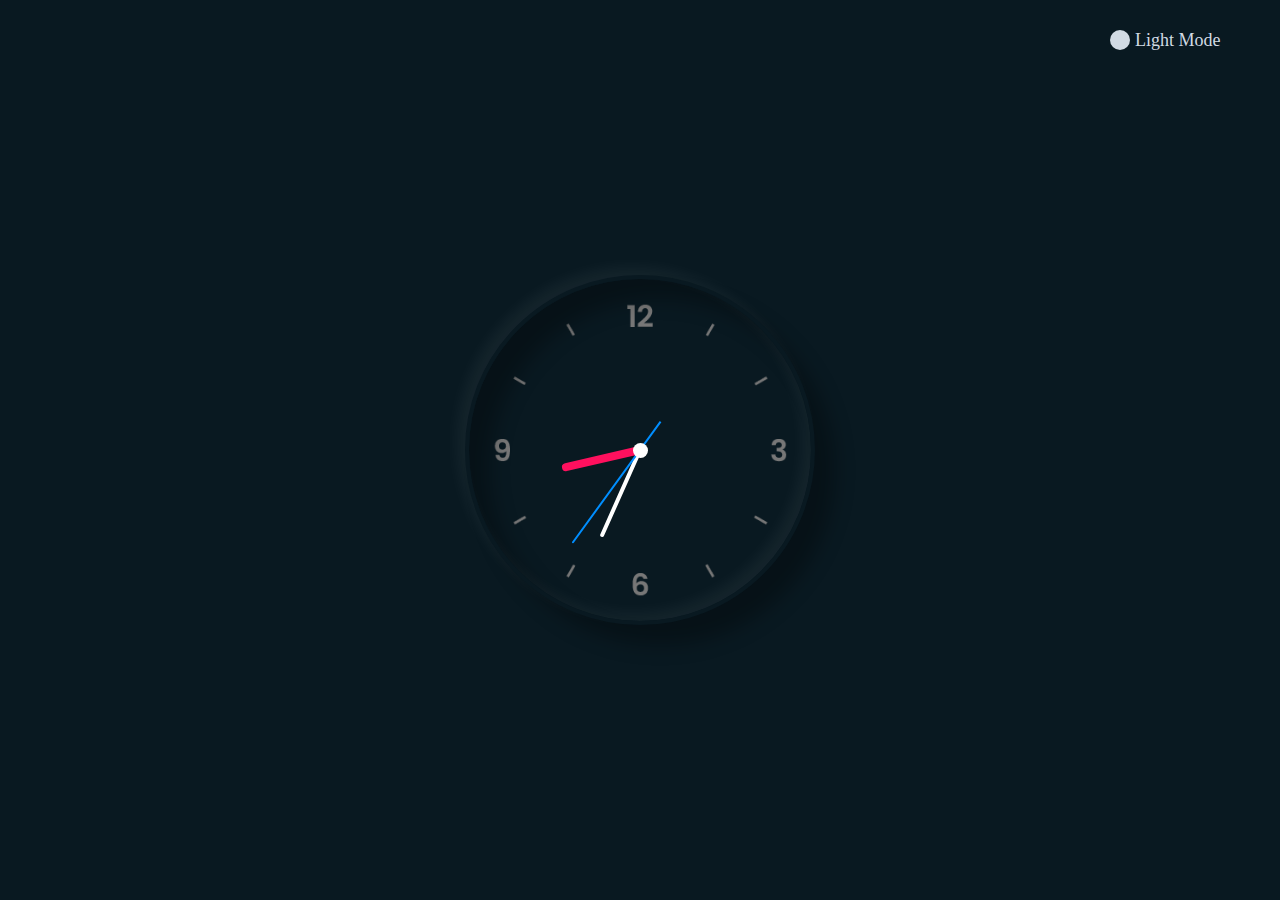
<file: clock/index.html>
<!DOCTYPE html>
<html lang="en">
<head>
    <meta charset="UTF-8">
    <meta http-equiv="X-UA-Compatible" content="IE=edge">
    <meta name="viewport" content="width=device-width, initial-scale=1.0">
    <title>Aesthetic Clock</title>
    <link rel="shortcut icon" href="../another1/favicon1.ico" type="image/x-icon">
    <link rel="stylesheet" href="style.css">
</head>
<body>
    <div class="clock">
        <div class="hour">
            <div class="hr" id="hr"></div>
        </div>
        <div class="min">
            <div class="mn" id="mn"></div>
        </div>
        <div class="sec">
            <div class="sc" id="sc"></div>
        </div>
    </div>
    <div class="toggleClass" onclick="toggleClass()"></div>
    </div>
    <script type="text/javascript">
        function toggleClass(){
            const body = document.querySelector('body');
            body.classList.toggle('light');
        }


        const deg = 6;
        const hr = document.querySelector("#hr");
        const mn = document.querySelector("#mn");
        const sc = document.querySelector("#sc");
        setInterval(() => {
            let day = new Date();
            let hh = day.getHours() * 30;
            let mm = day.getMinutes() * deg;
            let ss = day.getSeconds() * deg;
            hr.style.transform = `rotateZ(${(hh)+(mm/12)}deg)`;
            mn.style.transform = `rotateZ(${mm}deg)`;
            sc.style.transform = `rotateZ(${ss}deg`;
        })  
    </script>
</body>
</html>
</file>
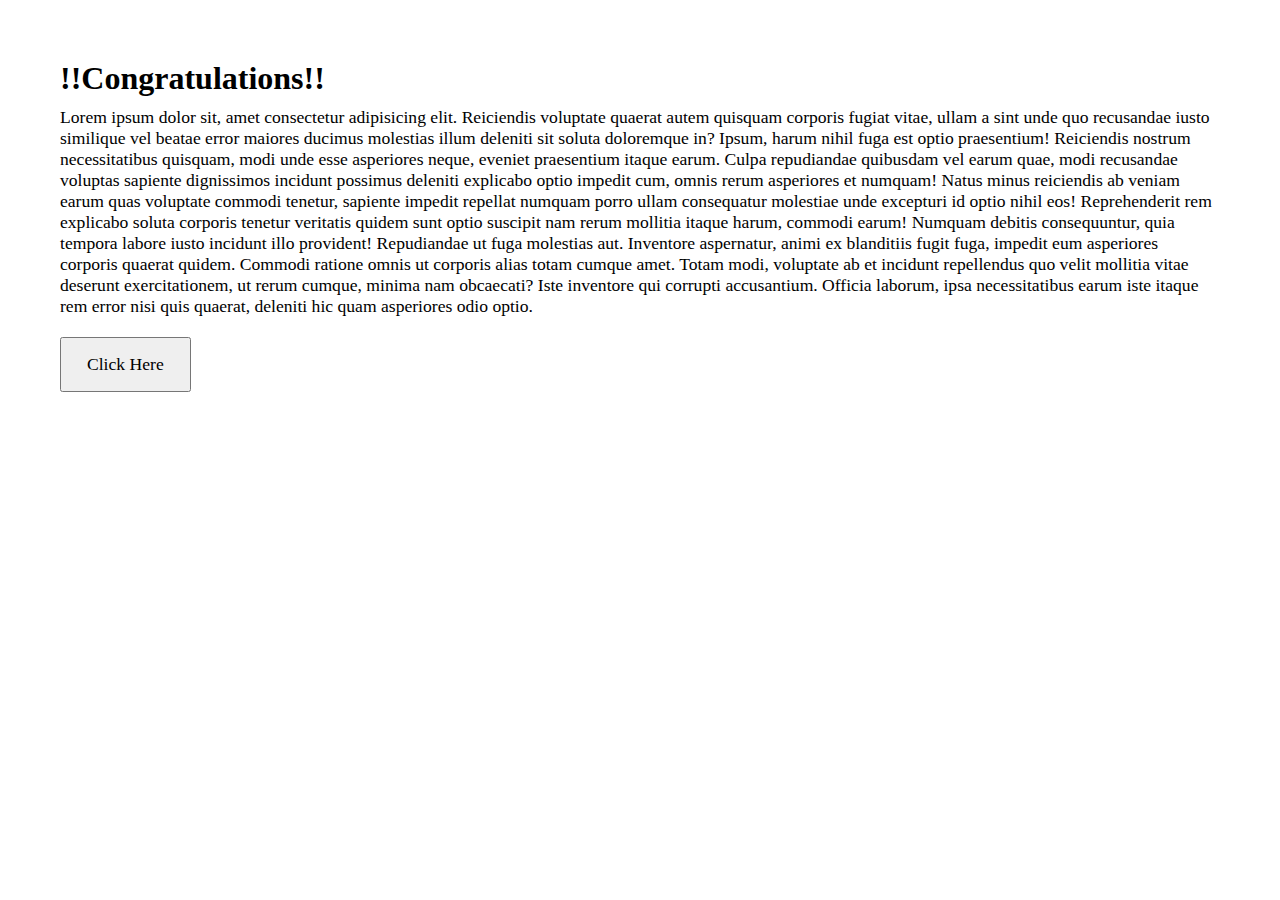
<file: confetti/index.html>
<!DOCTYPE html>
<html lang="en">

<head>
    <meta charset="UTF-8">
    <meta http-equiv="X-UA-Compatible" content="IE=edge">
    <meta name="viewport" content="width=device-width, initial-scale=1.0">
    <title>Confetti Falling</title>
    <link rel="stylesheet" href="style.css">
    <link rel="shortcut icon" href="../another1/favicon1.ico" type="image/x-icon">
</head>

<body>
    <section>
        <h2>!!Congratulations!!</h2>
        <p>Lorem ipsum dolor sit, amet consectetur adipisicing elit. Reiciendis voluptate quaerat autem quisquam
            corporis fugiat vitae, ullam a sint unde quo recusandae iusto similique vel beatae error maiores ducimus
            molestias illum deleniti sit soluta doloremque in? Ipsum, harum nihil fuga est optio praesentium! Reiciendis
            nostrum necessitatibus quisquam, modi unde esse asperiores neque, eveniet praesentium itaque earum. Culpa
            repudiandae quibusdam vel earum quae, modi recusandae voluptas sapiente dignissimos incidunt possimus
            deleniti explicabo optio impedit cum, omnis rerum asperiores et numquam! Natus minus reiciendis ab veniam
            earum quas voluptate commodi tenetur, sapiente impedit repellat numquam porro ullam consequatur molestiae
            unde excepturi id optio nihil eos! Reprehenderit rem explicabo soluta corporis tenetur veritatis quidem sunt
            optio suscipit nam rerum mollitia itaque harum, commodi earum! Numquam debitis consequuntur, quia tempora
            labore iusto incidunt illo provident! Repudiandae ut fuga molestias aut. Inventore aspernatur, animi ex
            blanditiis fugit fuga, impedit eum asperiores corporis quaerat quidem. Commodi ratione omnis ut corporis
            alias totam cumque amet. Totam modi, voluptate ab et incidunt repellendus quo velit mollitia vitae deserunt
            exercitationem, ut rerum cumque, minima nam obcaecati? Iste inventore qui corrupti accusantium. Officia
            laborum, ipsa necessitatibus earum iste itaque rem error nisi quis quaerat, deleniti hic quam asperiores
            odio optio.</p>
        <button class="btn">Click Here</button>
        <div class="popup">
            <h2>Oh Boy! you did it..</h2>
            <b class="close">x</b>
        </div>
    </section>

    <canvas id="my-canvas"></canvas>


    <script src="index.min.js"></script>
    <script>
        let btn = document.querySelector('.btn');
        let popup = document.querySelector('.popup');
        let close = document.querySelector('.close');
        let confett = document.querySelector('#my-canvas');
        //we can't name it confetti due to some obvious reasons
        btn.onclick = function () {
            popup.classList.add('active');
            confett.classList.add('active');
        }
        close.onclick = function () {
            popup.classList.remove('active');
            confett.classList.remove('active');
        }

        var confettiElement = document.getElementById('my-canvas');
        var confettiSettings = { target: confettiElement };
        var confetti = new ConfettiGenerator(confettiSettings);
        confetti.render();

    </script>
</body>

</html>
</file>
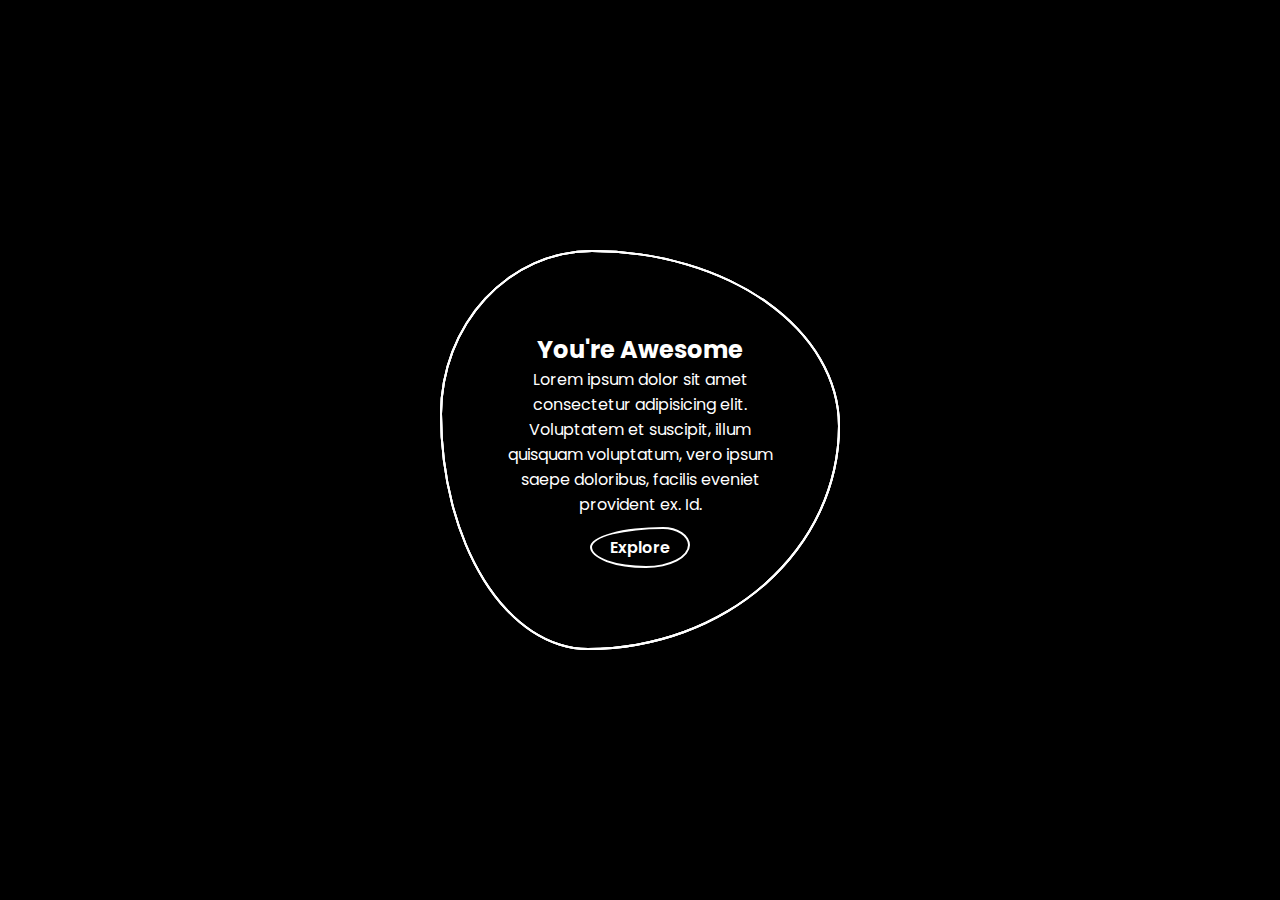
<file: creative_div_box/index.html>
<!DOCTYPE html>
<html lang="en">

<head>
    <meta charset="UTF-8">
    <meta http-equiv="X-UA-Compatible" content="IE=edge">
    <meta name="viewport" content="width=device-width, initial-scale=1.0">
    <title>Creatice Div Box</title>
    <!-- <link rel="stylesheet" href="{{url_for('.static', filename='styles.css')}}"> -->
    <link rel="shortcut icon" href="../another1/favicon1.ico" type="image/x-icon">
</head>
<style>
    @import url('https://fonts.googleapis.com/css?family=Poppins:200,300,400,500,600,700,800,900&display=swap');

    * {
        margin: 0;
        padding: 0;
        box-sizing: border-box;
        font-family: 'Poppins', sans-serif;
    }
    body
    {
        display: flex;
        justify-content: center;
        align-items: center;
        min-height: 100vh;
        background: #000;
    }
    .square
    {
        position: relative;
        width: 400px;
        height: 400px;
        display: flex;
        justify-content: center;
        align-items: center;
    }
    .square span:nth-child(1)
    {
        position: absolute;
        left: 0;
        top: 0;
        width: 100%;
        height: 100%;
        border: 2px solid #fff;
        border-radius: 38% 62% 63% 37% / 41% 44% 56% 59%;
        transition: 0.5s;
        animation: animate 6s linear infinite;
    }
    .square:hover span:nth-child(1)
    {
        background: rgba(0, 0, 255, 0.8);
        border: none;
    }
    .square span:nth-child(2)
    {
        position: absolute;
        left: 0;
        top: 0;
        width: 100%;
        height: 100%;
        border: 2px solid #fff;
        border-radius: 38% 62% 63% 37% / 41% 44% 56% 59%;
        transition: 0.5s;
        animation: animate 4s linear infinite;
    }
    .square:hover span:nth-child(2)
    {
        background: rgba(0, 0, 255, 0.8);
        border: none;
    }
    .square span:nth-child(3)
    {
        position: absolute;
        left: 0;
        top: 0;
        width: 100%;
        height: 100%;
        border: 2px solid #fff;
        border-radius: 38% 62% 63% 37% / 41% 44% 56% 59%;
        transition: 0.5s;
        animation: animate2 10s linear infinite;
    }
    .square:hover span:nth-child(3)
    {
        background: rgba(0, 0, 255, 0.8);
        border: none;
    }
    @keyframes animate
    {
        0%{
            transform: rotate(0deg);
        }
        100%{
            transform: rotate(360deg);
        }
    }
    @keyframes animate2
    {
        0%{
            transform: rotate(360deg);
        }
        100%{
            transform: rotate(0deg);
        }
    }
    .content
    {
        position: relative;
        padding: 40px 60px;
        color: #fff;
        text-align: center;
        transition: 0.5s;
        z-index: 1000;
    }
    .content a
    {
        position: relative;
        display: inline-block;
        margin-top: 10px;
        border: 2px solid #fff;
        padding: 6px 18px;
        text-decoration: none;
        color: #fff;
        font-weight: 600;
        border-radius: 73% 27% 44% 56% / 49% 44% 56% 51%;
    }
    .content a:hover
    {
        background: #fff;
        color: #333;
    }
</style>

<body>
    <div class="square">
        <span></span>
        <span></span>
        <span></span>
        <div class="content">
            <h2>You're Awesome</h2>
            <p>Lorem ipsum dolor sit amet consectetur adipisicing elit. Voluptatem et suscipit, illum quisquam
                voluptatum, vero ipsum saepe doloribus, facilis eveniet provident ex. Id.</p>
            <a href="#">Explore</a>
        </div>
    </div>
</body>

</html>
</file>
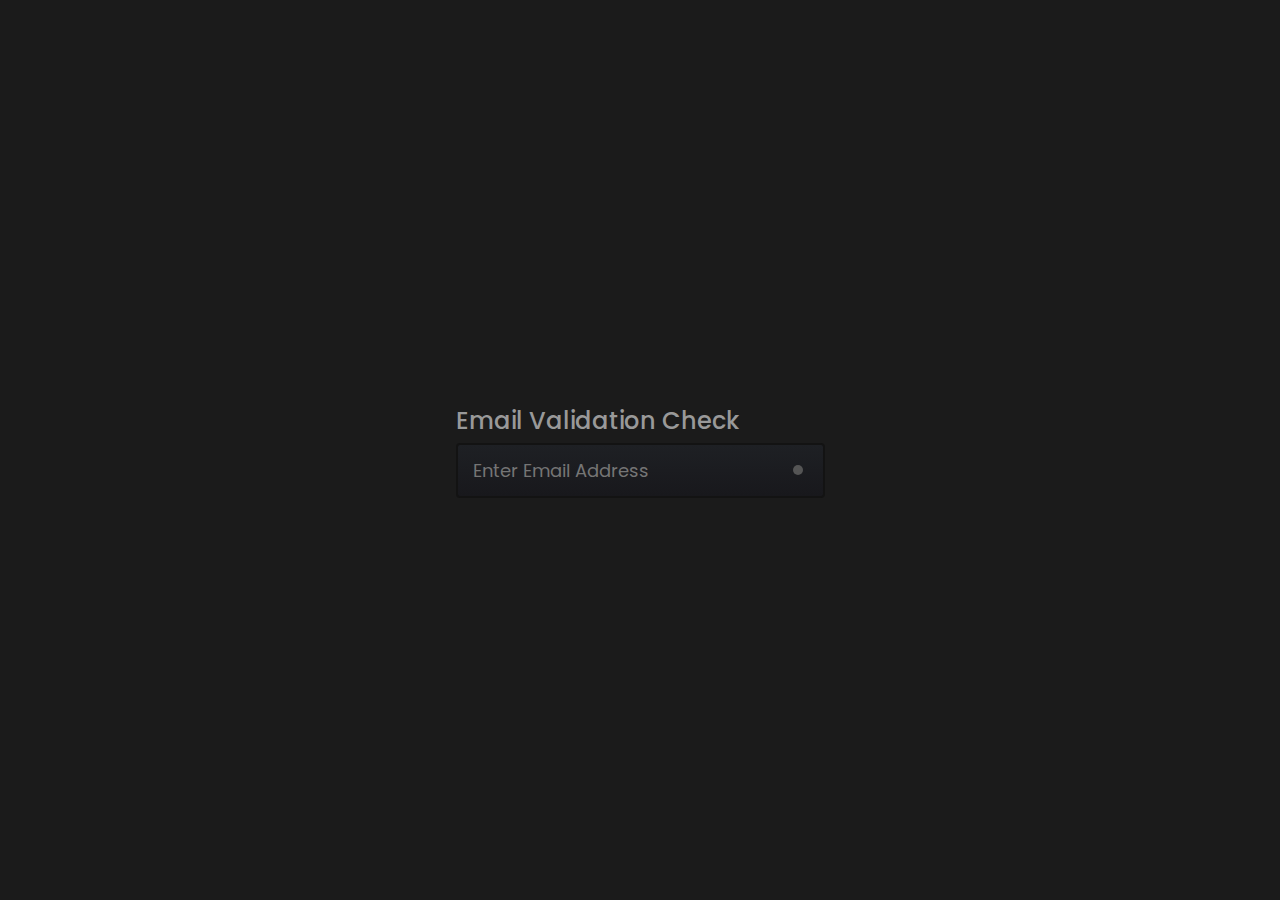
<file: email_check/index.html>
<!DOCTYPE html>
<html lang="en">

<head>
    <meta charset="UTF-8">
    <meta http-equiv="X-UA-Compatible" content="IE=edge">
    <meta name="viewport" content="width=device-width, initial-scale=1.0">
    <title>Email Validity Check</title>
    <link rel="stylesheet" href="style.css">
    <link rel="shortcut icon" href="../another1/favicon1.ico" type="image/x-icon">
</head>

<body>
    <div>
        <h3>Email Validation Check</h3>
        <form id="form" action="#">
            <div class="inputBox">
                <input type="text" id="email" placeholder="Enter Email Address" onkeyup="validate()">
                <span class="indicator"></span>
            </div>
        </form>
    </div>

    <script>
        function validate() {
            const form = document.getElementById('form');
            const email = document.getElementById('email').value;
            const pattern = /^[^ ]+@[^ ]+\.[a-z]{2,3}$/;

            if (email.match(pattern)) {
                form.classList.add('valid');
                form.classList.remove('invalid');
            } else {
                form.classList.add('invalid');
                form.classList.remove('valid');
            }
            if (email == "") {
                form.classList.remove('invalid');
                form.classList.remove('valid');
            }
        }
    </script>
</body>

</html>
</file>
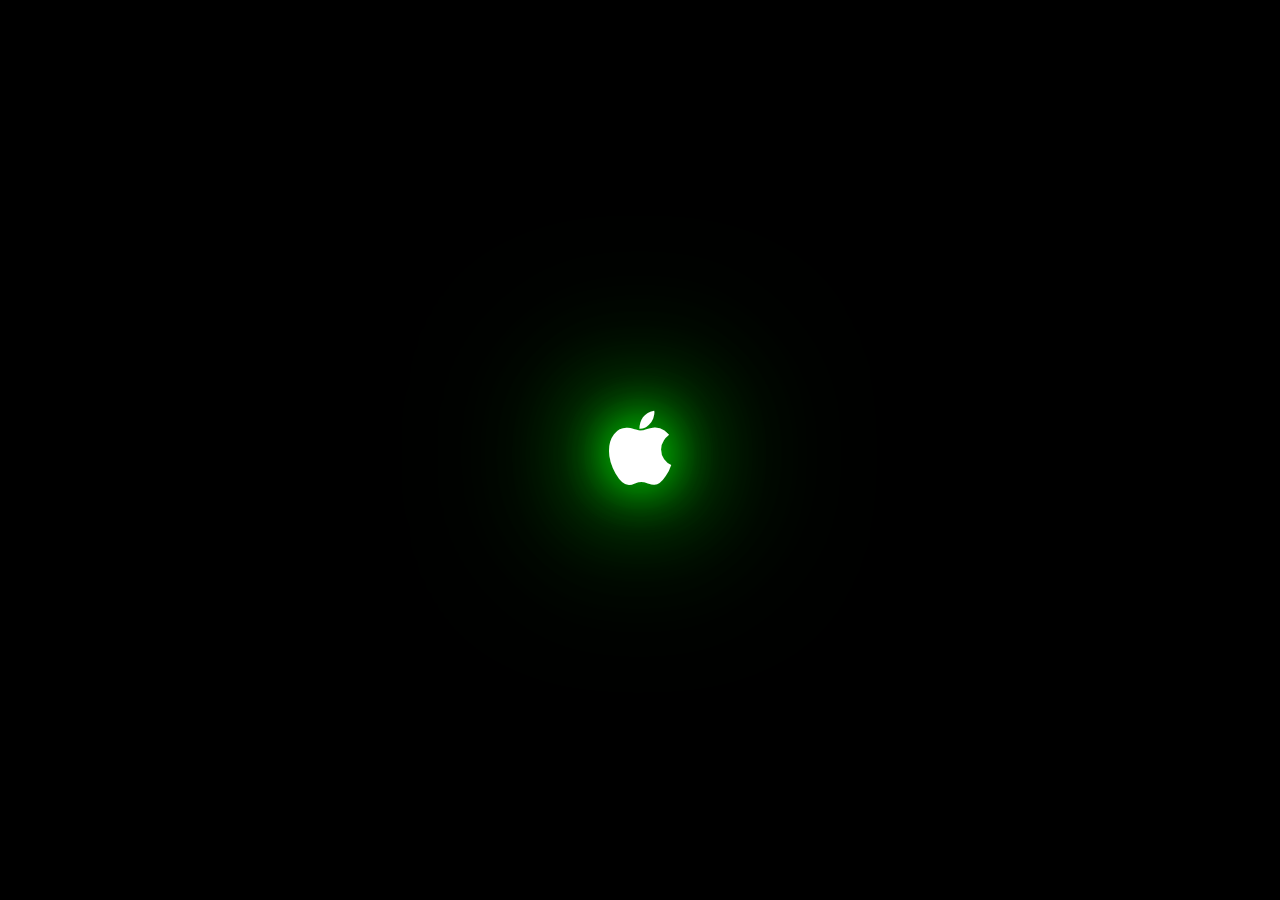
<file: glowing_apple_logo/index.html>
<!DOCTYPE html>
<html lang="en">

<head>
    <meta charset="UTF-8">
    <meta http-equiv="X-UA-Compatible" content="IE=edge">
    <meta name="viewport" content="width=device-width, initial-scale=1.0">
    <title>Glowing Apple Logo</title>
    <link rel="stylesheet" href="https://cdnjs.cloudflare.com/ajax/libs/font-awesome/4.7.0/css/font-awesome.min.css">
    <link rel="stylesheet" href="style.css">
    <link rel="shortcut icon" href="../another1/favicon1.ico" type="image/x-icon">
</head>

<body>
    <div class="box">
        <a href="https://youtu.be/ZyNzmOEJ48A" target="_blank">
        <i class="fa fa-apple" id="logo" aria-hidden="true"></i>
        </a>
    </div>
</body>

</html>
</file>
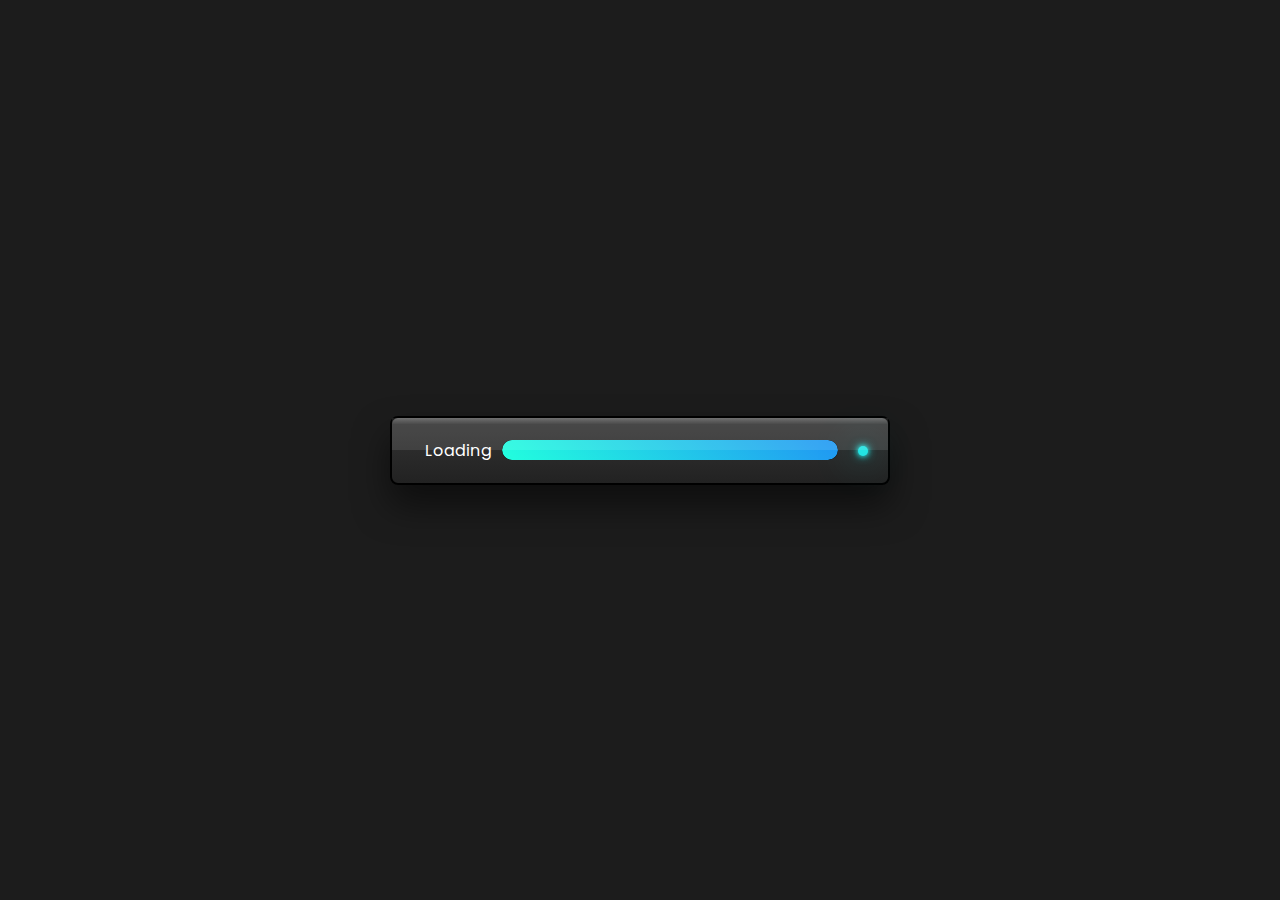
<file: Loading/index.html>
<!DOCTYPE html>
<html lang="en">
<head>
    <meta charset="UTF-8">
    <meta http-equiv="X-UA-Compatible" content="IE=edge">
    <meta name="viewport" content="width=device-width, initial-scale=1.0">
    <title>Loading...</title>
    <link rel="stylesheet" href="style.css">
    <link rel="shortcut icon" href="../another1/favicon1.ico" type="image/x-icon">
</head>
<body>
    <div class="container">
        <div class="loading">
            <span class="text">Loading</span>
            <div class="percent">
                <div class="progress"></div>
            </div>
        </div>
    </div>
</body>
</html>
</file>
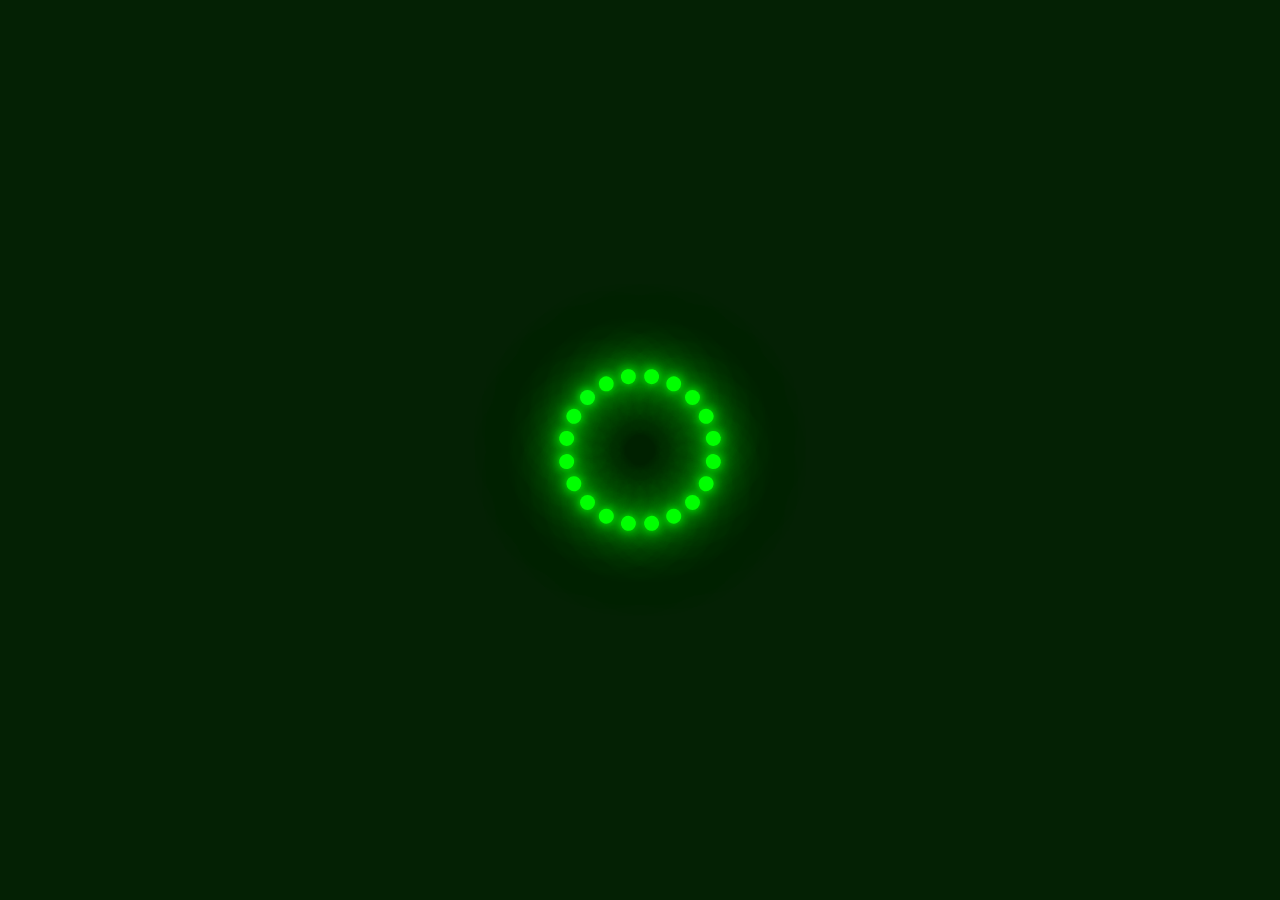
<file: Loading2/index.html>
<!DOCTYPE html>
<html lang="en">
<head>
    <meta charset="UTF-8">
    <meta http-equiv="X-UA-Compatible" content="IE=edge">
    <meta name="viewport" content="width=device-width, initial-scale=1.0">
    <title>Cosmic Dance of Infinte Possibility</title>
    <link rel="stylesheet" href="style.css">
    <link rel="shortcut icon" href="../another1/favicon1.ico" type="image/x-icon">
</head>
<body>
    <section>
        <div class="loader">
            <span style="--i:1;"></span>
            <span style="--i:2;"></span>
            <span style="--i:3;"></span>
            <span style="--i:4;"></span>
            <span style="--i:5;"></span>
            <span style="--i:6;"></span>
            <span style="--i:7;"></span>
            <span style="--i:8;"></span>
            <span style="--i:9;"></span>
            <span style="--i:10;"></span>
            <span style="--i:11;"></span>
            <span style="--i:12;"></span>
            <span style="--i:13;"></span>
            <span style="--i:14;"></span>
            <span style="--i:15;"></span>
            <span style="--i:16;"></span>
            <span style="--i:17;"></span>
            <span style="--i:18;"></span>
            <span style="--i:19;"></span>
            <span style="--i:20;"></span>
        </div>
    </section>
</body>
</html>
</file>
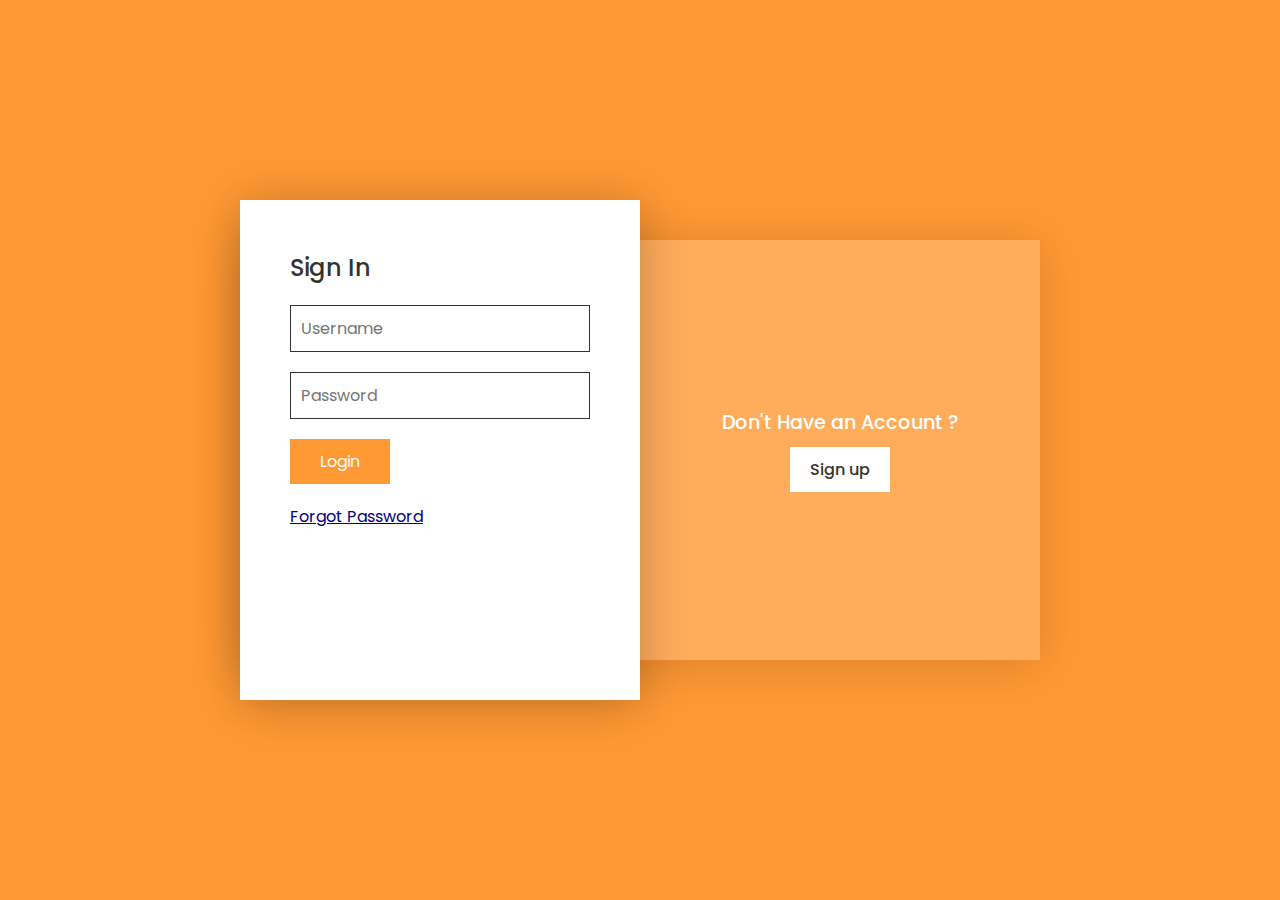
<file: login_template/index.html>
<!DOCTYPE html>
<html lang="en">

<head>
    <meta charset="UTF-8">
    <meta http-equiv="X-UA-Compatible" content="IE=edge">
    <meta name="viewport" content="width=device-width, initial-scale=1.0">
    <title>Login and Reg Template</title>
    <link rel="stylesheet" href="style.css">
    <link rel="shortcut icon" href="../another1/favicon1.ico" type="image/x-icon">
</head>

<body>
    <div class="container">
        <div class="blueBg">
            <div class="box signin">
                <h2>Already Have an Account ?</h2>
                <button class="signinBtn">Sign in</button>
            </div>
            <div class="box signup">
                <h2>Don't Have an Account ?</h2>
                <button class="signupBtn">Sign up</button> 
            </div>
        </div>
        <div class="formBx">
            <div class="form signinform">
                <form>
                    <h3>Sign In</h3>
                    <input type="text" placeholder="Username">
                    <input type="password" placeholder="Password">
                    <input type="submit" value="Login">
                    <a href="#" class="forgot">Forgot Password</a>
                </form>
            </div>
            <div class="form signupform">
                <form>
                    <h3>Sign Up</h3>
                    <input type="text" placeholder="Create Username">
                    <input type="email" placeholder="Email Address">
                    <input type="password" placeholder="New Password">
                    <input type="password" placeholder="Confirm Password">
                    <input type="submit" value="Register">
                </form>
            </div>
        </div>
    </div>
    <script>
        const signinBtn = document.querySelector('.signinBtn');
        const signupBtn = document.querySelector('.signupBtn');
        const formBx = document.querySelector('.formBx');
        const body = document.querySelector('body');

        signupBtn.onclick = function () {
            formBx.classList.add('active')
            body.classList.add('active')
        }
        signinBtn.onclick = function () {
            formBx.classList.remove('active')
            body.classList.remove('active')
        }
    </script>
</body>

</html>
</file>
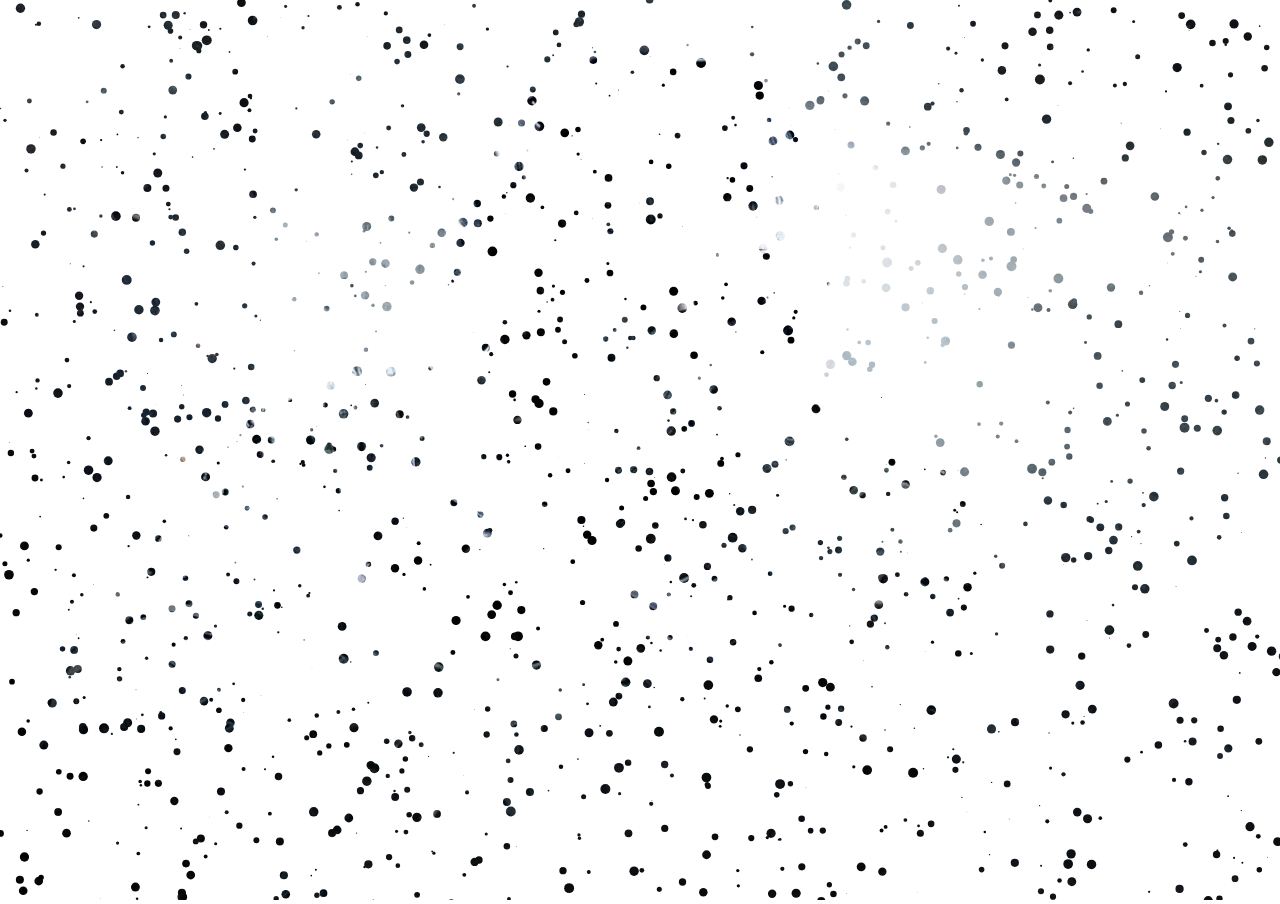
<file: particles/index.html>
<!DOCTYPE html>
<html lang="en">
<head>
    <meta charset="UTF-8">
    <meta http-equiv="X-UA-Compatible" content="IE=edge">
    <meta name="viewport" content="width=device-width, initial-scale=1.0">
    <title>Play with Particle.js</title>
    <link rel="stylesheet" href="style.css">
    <link rel="shortcut icon" href="../another1/favicon1.ico" type="image/x-icon">
</head>
<body>
    <section>
        <img src="simonghost.jpg" class="bg">
        <div id="particles-js"></div>
    </section>

    <script src="particles.js"></script>
    <script src="app.js"></script>
</body>
</html>
</file>
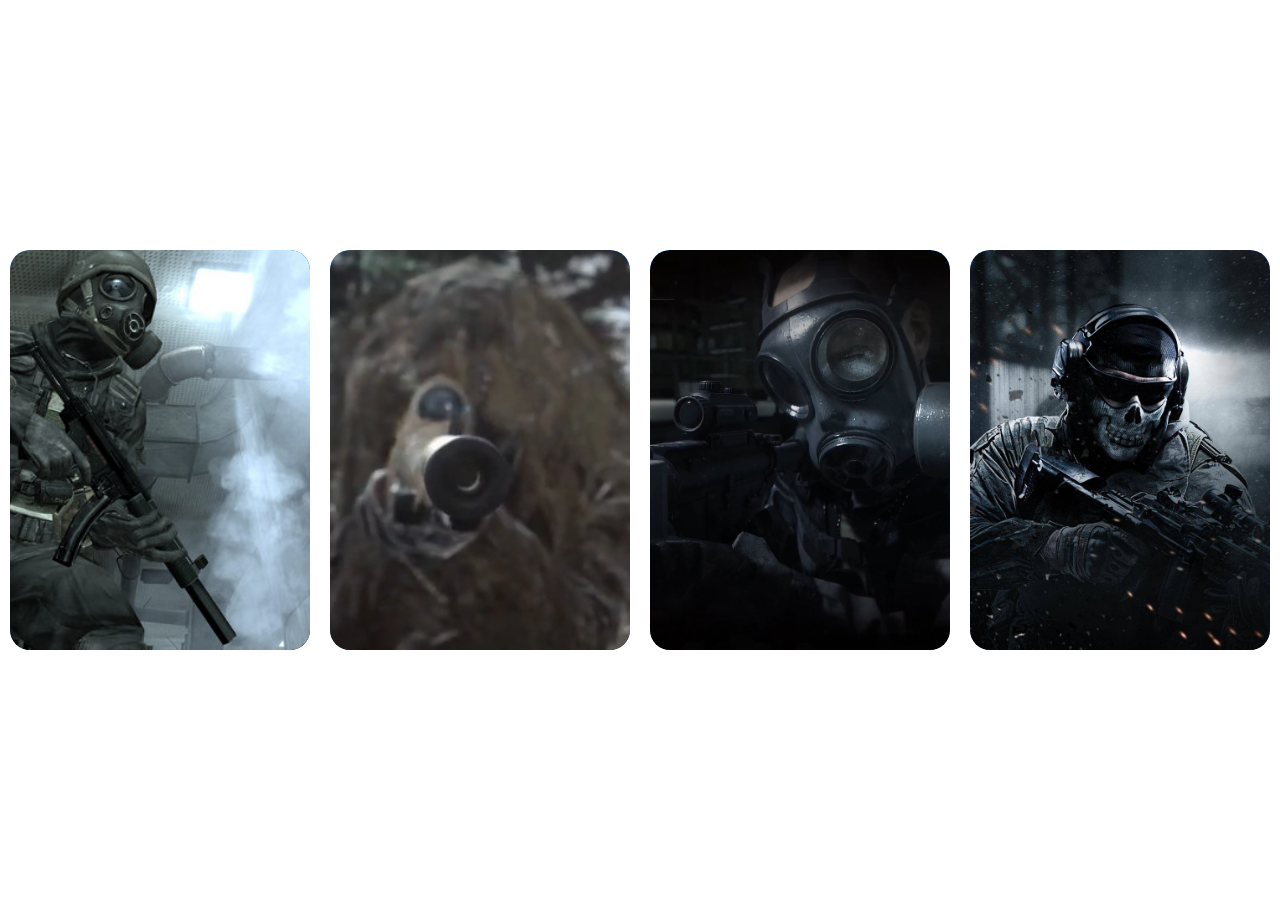
<file: profile-card/index.html>
<!DOCTYPE html>
<html lang="en">

<head>
    <meta charset="UTF-8">
    <meta http-equiv="X-UA-Compatible" content="IE=edge">
    <meta name="viewport" content="width=device-width, initial-scale=1.0">
    <title>Profile Card Hover Effect</title>
    <link rel="stylesheet" href="style.css">
    <link rel="shortcut icon" href="../another1/favicon1.ico" type="image/x-icon">
    <link rel="stylesheet" href="https://cdnjs.cloudflare.com/ajax/libs/font-awesome/4.7.0/css/font-awesome.css"
        integrity="sha512-5A8nwdMOWrSz20fDsjczgUidUBR8liPYU+WymTZP1lmY9G6Oc7HlZv156XqnsgNUzTyMefFTcsFH/tnJE/+xBg=="
        crossorigin="anonymous" referrerpolicy="no-referrer" />
</head>

<body>
    <div class="container">
        <div class="card">
            <div class="imgBx">
                <img src="imgs/gaz.jpg" alt="not available">
            </div>
            <div class="content">
                <div class="details">
                    <h2>Lt. Gaz <br> <span>22nd SAS</span></h2>
                    <ul class="social">
                        <li><a href="#"><i class="fa fa-facebook" aria-hidden="true"></i></a></li>
                        <li><a href="#"><i class="fa fa-twitter" aria-hidden="true"></i></a></li>
                        <li><a href="#"><i class="fa fa-linkedin" aria-hidden="true"></i></a></li>
                        <li><a href="#"><i class="fa fa-github" aria-hidden="true"></i></a></li>
                    </ul>
                </div>
            </div>
        </div>
        <div class="card">
            <div class="imgBx">
                <img src="imgs/mac.png" alt="not available">
            </div>
            <div class="content">
                <div class="details">
                    <h2>Capt. MaCmillan <br> <span>22nd SAS</span></h2>
                    <ul class="social">
                        <li><a href="#"><i class="fa fa-facebook" aria-hidden="true"></i></a></li>
                        <li><a href="#"><i class="fa fa-twitter" aria-hidden="true"></i></a></li>
                        <li><a href="#"><i class="fa fa-linkedin" aria-hidden="true"></i></a></li>
                        <li><a href="#"><i class="fa fa-github" aria-hidden="true"></i></a></li>
                    </ul>
                </div>
            </div>
        </div>
        <div class="card">
            <div class="imgBx">
                <img src="imgs/price.png" alt="not available">
            </div>
            <div class="content">
                <div class="details">
                    <h2>Capt. Price <br> <span>22nd SAS</span></h2>
                    <ul class="social">
                        <li><a href="#"><i class="fa fa-facebook" aria-hidden="true"></i></a></li>
                        <li><a href="#"><i class="fa fa-twitter" aria-hidden="true"></i></a></li>
                        <li><a href="#"><i class="fa fa-linkedin" aria-hidden="true"></i></a></li>
                        <li><a href="#"><i class="fa fa-github" aria-hidden="true"></i></a></li>
                    </ul>
                </div>
            </div>
        </div>
        <div class="card">
            <div class="imgBx">
                <img src="imgs/simonghost.jpg" alt="not available">
            </div>
            <div class="content">
                <div class="details">
                    <h2>Lt. Ghost <br> <span>22nd SAS</span></h2>
                    <ul class="social">
                        <li><a href="#"><i class="fa fa-facebook" aria-hidden="true"></i></a></li>
                        <li><a href="#"><i class="fa fa-twitter" aria-hidden="true"></i></a></li>
                        <li><a href="#"><i class="fa fa-linkedin" aria-hidden="true"></i></a></li>
                        <li><a href="#"><i class="fa fa-github" aria-hidden="true"></i></a></li>
                    </ul>
                </div>
            </div>
        </div>
    </div>
</body>

</html>
</file>
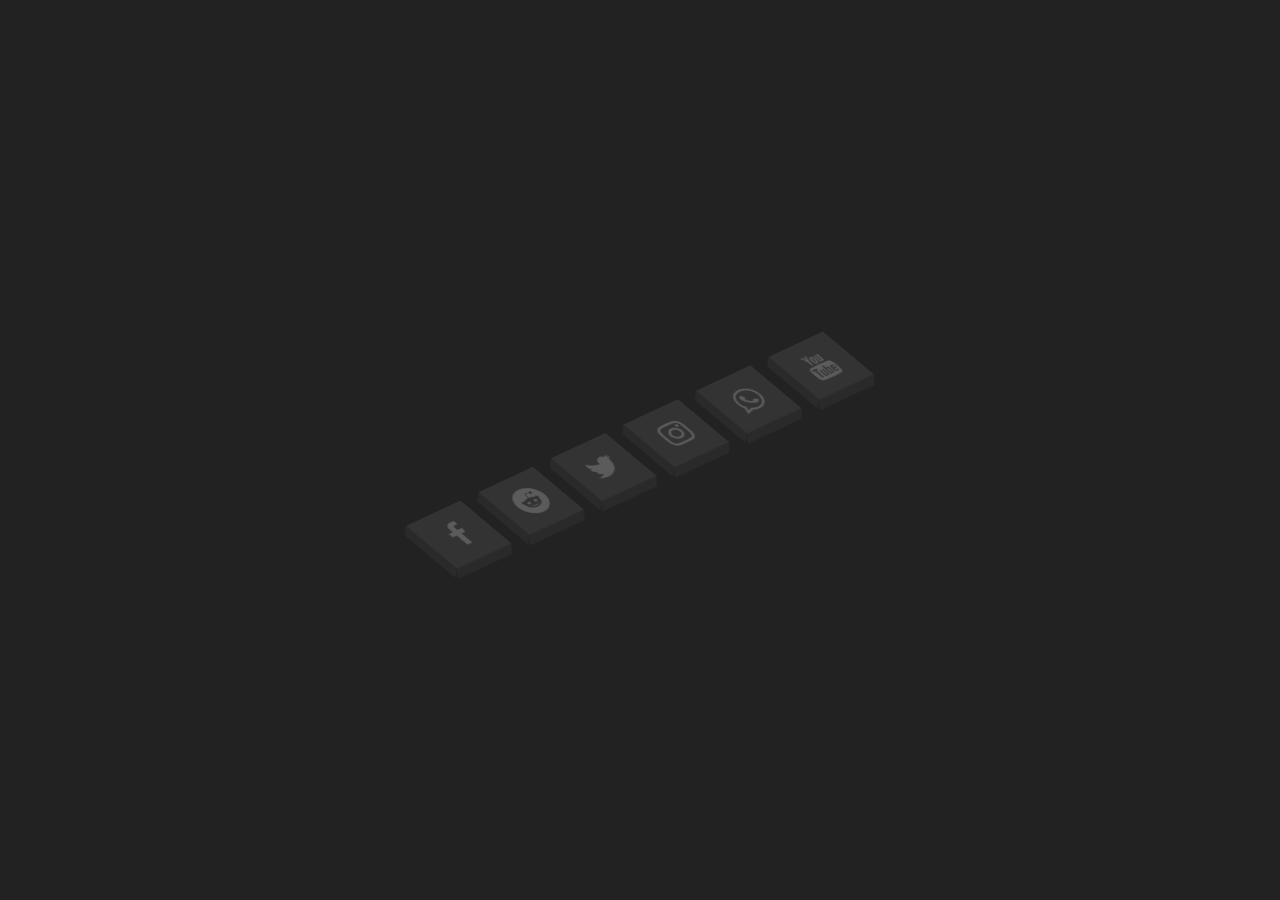
<file: social_media/index.html>
<!DOCTYPE html>
<html lang="en">

<head>
    <meta charset="UTF-8">
    <meta http-equiv="X-UA-Compatible" content="IE=edge">
    <meta name="viewport" content="width=device-width, initial-scale=1.0">
    <title>3D Isometric Social Media Icon</title>
    <link rel="shortcut icon" href="../another1/favicon1.ico" type="image/x-icon">
    <!-- <link rel="stylesheet" href="https://stackpath.bootstrapcdn.com/font-awesome/4.7.0/css/font-awesome.min.css"
        integrity="sha384-wvfXpqpZZVQGK6TAh5PV1GOfQNHSoD2xbE+QkPxCAFlNEevoEH3S10sibVcOQVnN" crossorigin="anonymous"> -->
    <link rel="stylesheet" href="style.css">
    <link rel="stylesheet" href="https://stackpath.bootstrapcdn.com/font-awesome/4.7.0/css/font-awesome.min.css">
</head>

<body>
    <ul>
        <li>
            <a href="https://facebook.com" target="_blank">
                <span></span>
                <span></span>
                <span></span>
                <span></span>
                <span class="fa fa-facebook"></span>
            </a>
        </li>
        <li>
            <a href="https://reddit.com" target="_blank">
                <span></span>
                <span></span>
                <span></span>
                <span></span>
                <span class="fa fa-reddit"></span>
            </a>
        </li>
        <li>
            <a href="https://twitter.com" target="_blank">
                <span></span>
                <span></span>
                <span></span>
                <span></span>
                <span class="fa fa-twitter"></span>
            </a>
        </li>
        <li>
            <a href="https://instagram.com" target="_blank">
                <span></span>
                <span></span>
                <span></span>
                <span></span>
                <span class="fa fa-instagram"></span>
            </a>
        </li>
        <li>
            <a href="https://web.whatsapp.com" target="_blank">
                <span></span>
                <span></span>
                <span></span>
                <span></span>
                <span class="fa fa-whatsapp"></span>
            </a>
        </li>
        <li>
            <a href="https://youtu.be/C8wSNZqktOM" target="_blank">
                <span></span>
                <span></span>
                <span></span>
                <span></span>
                <span class="fa fa-youtube"></span>
            </a>
        </li>
    </ul>
</body>

</html>
</file>
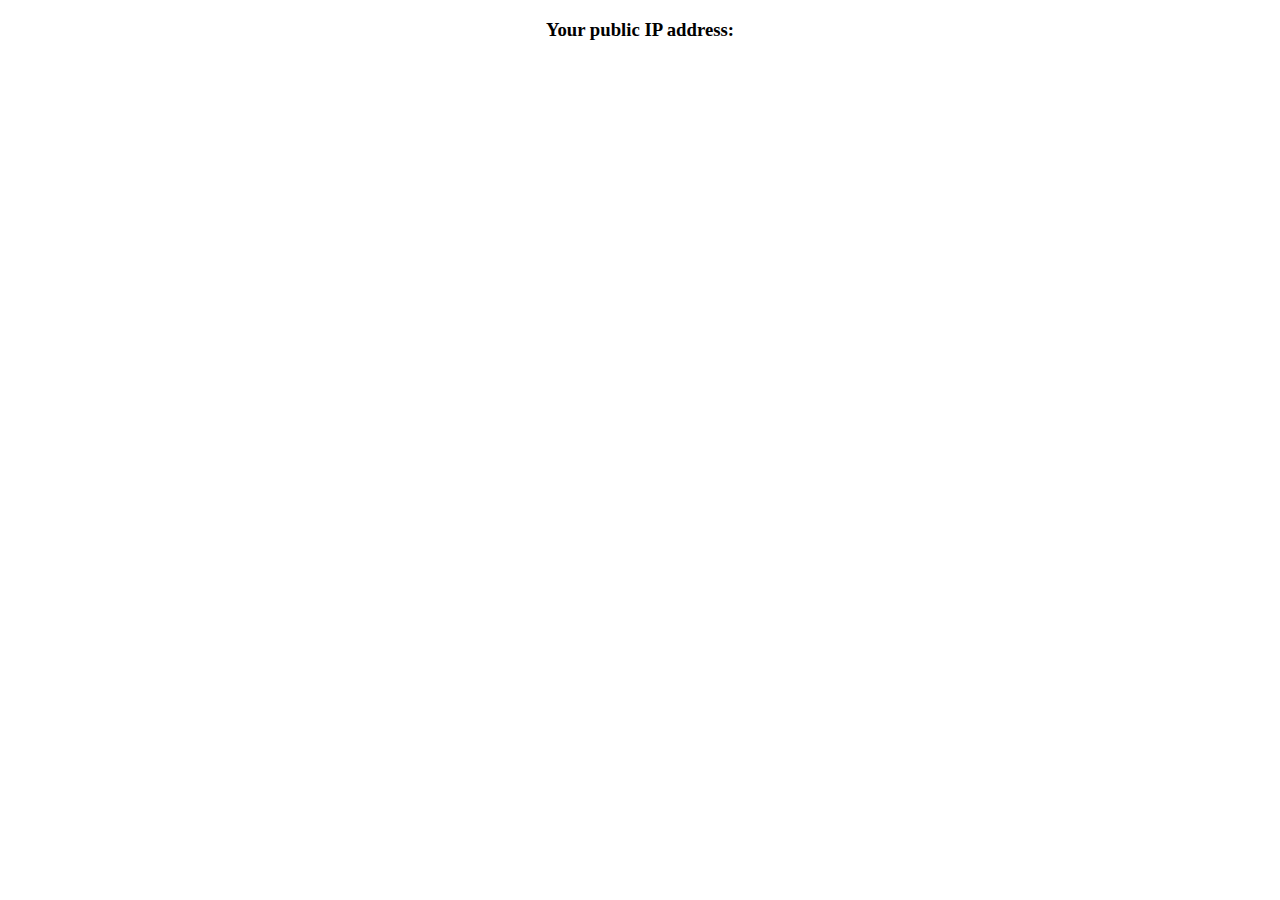
<file: ip.html>
<!DOCTYPE html>
<html>

<head>
	<title>Getting Clients IP</title>
	<style>
	p, h1 {
		color: green;
		justify-content: center;
		align-items: center;
	}
	</style>

	<script src=
"https://ajax.googleapis.com/ajax/libs/jquery/3.2.1/jquery.min.js">
	</script>
	
	<script>
	
	/* Add "https://api.ipify.org?format=json" statement
			this will communicate with the ipify servers in
			order to retrieve the IP address $.getJSON will
			load JSON-encoded data from the server using a
			GET HTTP request */
				
	$.getJSON("https://api.ipify.org?format=json", function(data) {
		
		// Setting text of element P with id gfg
		$("#gfg").html(data.ip);
	})
	</script>
</head>

<body>
	<center>
		<h3>Your public IP address:</h3>
		<p id="gfg"></p>

	</center>
</body>

</html>
</file>
<file: clock/style.css>
* {
        margin: 0;
        padding: 0;
        box-sizing: border-box;
    }

    body {
        display: flex;
        justify-content: center;
        align-items: center;
        min-height: 100vh;
        background: #091921;
    }
    body.light
    {
        background: #d1dae3;
    }
    .clock
    {
        width: 350px;
        height: 350px;
        display: flex;
        justify-content: center;
        align-items: center;
        background: #091921 url(clock.png);
        background-size: cover;
        border-radius: 50%;
        border: 4px solid #091921;
        box-shadow: -8px -8px 15px rgba(255, 255, 255, 0.05),
                    20px 20px 20px rgba(0, 0, 0, 0.3),
                    inset -8px -8px 15px rgba(255, 255, 255, 0.05),
                    inset 20px 20px 20px rgba(0, 0, 0, 0.3) ;
    }
body.light .clock
{
    background: #d1dae3 url(clock.png);
    background-size: cover;
    border: 4px solid #cad3dc;
    box-shadow: -8px -8px 15px rgba(255, 255, 255, 0.5),
                    10px 10px 10px rgba(0, 0, 0, 0.1),
                    inset -8px -8px 15px rgba(255, 255, 255, 0.5),
                    inset 10px 10px 10px rgba(0, 0, 0, 0.1) ;
}
.clock:before
{
        content: '';
        position: absolute;
        width: 15px;
        height: 15px;
        background: #fff;
        z-index: 10000;
        border-radius: 50%;
}
body.light .clock::before 
{
    background: #008eff;
}
.clock .hour,
.clock .min,
.clock .sec
{
    position: absolute;
}
.clock .hour, .hr
{
    width: 160px;
    height: 160px;
}
.clock .min, .mn
{
    width: 190px;
    height: 190px;
}
.clock .sec, .sc
{
    width: 230px;
    height: 230px;
}
.hr,.mn, .sc
{
    display: flex;
    justify-content: center;
    /* align-items: center; */
    position: absolute;
    border-radius: 50%;
}
.hr:before
{
    content: '';
    position: absolute;
    width: 8px;
    height: 80px;
    background: #ff105e;
    z-index: 10;
    border-radius: 6px 6px 0 0;
}
.mn:before
{
    content: '';
    position: absolute;
    width: 4px;
    height: 90px;
    background: #ffffff;
    z-index: 11;
    border-radius: 6px 6px 0 0;

}
body.light .mn:before
{
    background: #091921;

}
.sc:before
{
    content: '';
    position: absolute;
    width: 2px;
    height: 150px;
    background: #008eff;
    z-index: 12;
    border-radius: 6px 6px 0 0;
}
.toggle
{
    display: flex;
    align-items: center;
    position: absolute;
    top: 30px;
    right: 150px;
    width: 20px;
    height: 20px;
    font-size: 18px;
    border-radius: 50%;
    background: #d1dae3;
    color: #d1dae3;
    font-family: consolas;
    cursor: pointer;
    transition: 0.5s;
}
.toggle:before
{
    position: absolute;
    content: "Light Mode";
    left: 25px;
    white-space: nowrap;
}
.toggleClass
{
    position: absolute;
    display: flex;
    align-items: center;
    top: 30px;
    right: 150px;
    width: 20px;
    height: 20px;
    font-size: 18px;
    border-radius: 50%;
    color: #d1dae3;
    background: #d1dae3;
    font-family: consolas;
    cursor: pointer;
}
.toggleClass:before
{
    position: absolute;
    left: 25px;
    content: 'Light Mode';
    white-space: nowrap;

}
body.light .toggleClass
{
    background: #091921;
    color: #091921;
}
body.light .toggleClass:before
{
    content: 'Dark Mode';
}
</file>
<file: confetti/style.css>
*
{
    margin: 0;
    padding: 0;
    box-sizing: border-box;
    font-family: consolas;
}
/* body
{
    display: flex;
    justify-content: center;
    align-items: center;
    min-height: 100vh;
    flex-direction: column;
    background: #2b2b2b;
} */

section
{
    position: relative;
    padding: 60px;
}
section h2
{
    font-size: 2em;
    margin-bottom: 10px;
}
section p
{
    font-size: 1.1em;
}
section button
{
    position: relative;
    padding: 15px 25px;
    margin-top: 20px;
    font-size: 1.1em;
    cursor: pointer;
}
.popup
{
    position: fixed;
    top: 50%;
    left: 50%;
    transform: translate(-50%, -50%);
    background: #fff;
    width: 450px;
    height: 300px;
    box-shadow: 0 25px 50px rgba(0, 0, 0, 0.1),
                0 0 0 1000px rgba(255, 255, 255, 0.95);
    display: flex;
    justify-content: center;
    align-items: center;
    padding: 40px;
    visibility: hidden;
}
.popup.active
{
    visibility: visible;
}
.close
{
    position: absolute;
    top: 0;
    right: 0;
    padding: 10px 20px;
    background: #f00;
    color: #fff;
    cursor: pointer;
}
#my-canvas
{
    position: fixed;
    top: 0;
    left: 0;
    width: 100%;
    height: 100vh;
    z-index: 100000;
    visibility: hidden;
    pointer-events: none;
}
#my-canvas.active
{
    visibility: visible;
}
</file>
<file: email_check/style.css>
@import url('https://fonts.googleapis.com/css?family=Poppins:200,300,400,500,600,700,800,900&display=swap');

*
{
    margin: 0;
    padding: 0;
    font-family: "Poppins", sans-serif;
}
body
{
    display: flex;
    justify-content: center;
    align-items: center;
    min-height: 100vh;
    background: #1b1b1b;
}
h3
{
    position: relative;
    font-size: 24px;
    color: #999;
    font-weight: 500;
    margin-bottom: 5px;
}
#form
{
    position: relative;
    border: 2px solid #131313;
    background: linear-gradient(#1e2024, #18181c);
    border-radius: 4px;
    overflow: hidden;
}
#form #email
{
    width: 300px;
    outline: none;
    background: transparent;
    border: navajowhite;
    padding: 12px 15px;
    padding-right: 50px;
    color: #fff;
    font-size: 18px;
}
#form .indicator
{
    position: absolute;
    top: 20px;
    right: 20px;
    width: 10px;
    height: 10px;
    background: #555;
    border-radius: 50%;
}
#form.valid .indicator
{
    background: #0f0;
    box-shadow: 0 0 5px #0f0,
                0 0 10px #0f0,
                0 0 20px #0f0,
                0 0 40px #0f0;
}
#form.invalid .indicator
{
    background: #f00;
    box-shadow: 0 0 5px #f00,
                0 0 10px #f00,
                0 0 20px #f00,
                0 0 40px #f00;
}
</file>
<file: glowing_apple_logo/style.css>
*
{
    margin: 0;
    padding: 0;
    box-sizing: border-box;
}
body
{
    display: flex;
    justify-content: center;
    align-items: center;
    min-height: 100vh;
    background: #000;
}
#logo
{
    position: relative;
    color: #fff;
    font-size: 5em;
    text-shadow: 0 0 50px #0f0,
                0 0 100px #0f0,
                0 0 150px #0f0,
                0 0 200px #0f0;
    animation: animate 5s linear infinite;
}
@keyframes animate
{
    0%
    {
        filter: hue-rotate(0deg);
    }
    100%
    {
        filter: hue-rotate(360deg);
    }
}
</file>
<file: Loading/style.css>
@import url('https://fonts.googleapis.com/css?family=Poppins:200,300,400,500,600,700,800,900&display=swap');
*
{
    margin: 0;
    padding: 0;
    font-family: 'Poppins', sans-serif;
}
body
{
    display: flex;
    justify-content: center;
    align-items: center;
    min-height: 100vh;
    background: #1c1c1c;
}
.container
{
    position: relative;
    width: 500px;
}
.container .loading
{
    position: relative;
    display: flex;
    background: linear-gradient(#616161 0%, #333 10%, #222);
    border: 2px solid #000;
    padding: 20px;
    border-radius: 8px;
    box-shadow: 0 20px 35px rgba(0, 0, 0, 0.5);
}
.container .loading::before
{
    content: '';
    position: absolute;
    top: 0;
    left: 0;
    width: 100%;
    height: 50%;
    background: rgba(255, 255, 255, 0.1);
    z-index: 10;
    pointer-events: none;
}
.container .loading::after
{
    content: '';
    position: absolute;
    top: 28px;
    right: 20px;
    width: 10px;
    height: 10px;
    border-radius: 10px;
    background: #22e4e3;
    box-shadow: 0 0 5px #22e4e3,
                0 0 10px #22e4e3,
                0 0 40px #22e4e3;
    animation: animateLight 1s linear infinite;
}
@keyframes animateLight
{
    0%,49.99%
    {
        background: #22e4e3;
        box-shadow: 0 0 5px #22e4e3,
                    0 0 10px #22e4e3,
                    0 0 40px #22e4e3;
    }
    50%,100%
    {
        background: #111;
        box-shadow: none;
    }
}
.container .loading .text
{
    position: relative;
    width: 80px;
    color: #fff;
    text-align: right;
    letter-spacing: 1px;
}
.container .loading .percent
{
    position: relative;
    top: 2px;
    width: calc(100% - 120px);
    height: 20px;
    background: #151515;
    border-radius: 20px;
    margin: 0 10px;
    box-shadow: inset 0 0 10px #000;
    overflow: hidden;
}
.container .loading .percent .progress
{
    position: absolute;
    top: 0;
    left: 0;
    width: 100%;
    height: 100%;
    border-radius: 20px;
    background: linear-gradient(45deg, #22ffde, #2196f3);
    animation: animate 6s ease-in-out infinite;
}
@keyframes animate
{
    0%
    {
        width:0;
        left: 0;
    }
    50%
    {
        width: 100%;
        left: 0;
    }
    100%
    {
        width: 100%;
        left: 100%;
    }
}
</file>
<file: Loading2/style.css>
*
{
    margin: 0;
    padding: 0;
    box-sizing: border-box;
}
section
{
    display: flex;
    justify-content: center;
    align-items: center;
    min-height: 100vh;
    background: #042104;
    animation: animateBg 10s linear infinite;
}
@keyframes animateBg
{
    0%
    {
        filter: hue-rotate(0deg);
    }
    100%
    {
        filter: hue-rotate(360deg);
    }
}
section .loader
{
    position: relative;
    width: 120px;
    height: 120px;
}
section .loader span
{
    position: absolute;
    top: 0;
    left: 0;
    width: 100%;
    height: 100%;
    transform: rotate(calc(18deg * var(--i)));
}
section .loader span::before
{
    content: '';
    position: absolute;
    top: 0;
    left: 0;
    width: 15px;
    height: 15px;
    background: #00ff0a;
    border-radius: 50%;
    box-shadow: 0 0 10px #00ff0a,
                0 0 20px #00ff0a,
                0 0 40px #00ff0a,
                0 0 60px #00ff0a,
                0 0 80px #00ff0a,
                0 0 100px #00ff0a;
    animation: aniamte 2s linear infinite;
    animation-delay: calc(0.1s * var(--i));
}
@keyframes aniamte
{
    0%
    {
        transform: scale(1);
    }
    80%, 100%
    {
        transform: scale(0);
    }
}
</file>
<file: login_template/style.css>
@import url('https://fonts.googleapis.com/css?family=Poppins:200,300,400,500,600,700,800,900&display=swap');
*
{
    margin: 0;
    padding: 0;
    box-sizing: border-box;
    font-family: 'Poppins', sans-serif;
}
body
{
    display: flex;
    justify-content: center;
    align-items: center;
    min-height: 100vh;
    background:  #FF9933;
    transition: 0.5s;
}
body.active
{
    background: #138808;
}
.container
{
    position: relative;
    width: 800px;
    height: 500px;
    margin: 20px;
    /* background: #0f0f0f; */
}
.blueBg
{
    position: absolute;
    top: 40px;
    width: 100%;
    height: 420px;
    display: flex;
    justify-content: center;
    align-items: center;
    background: rgba(255, 255, 255, 0.2);
    box-shadow: 0 5px 45px rgba(0, 0, 0, 0.15);
}
.box 
{
    position: relative;
    width: 50%;
    height: 100%;
    display: flex;
    justify-content: center;
    align-items: center;
    flex-direction: column;
}
.box h2
{
    color: #fff;
    font-size: 1.2em;
    font-weight: 500;
    margin-bottom: 10px;
}
.box button
{
    cursor: pointer;
    padding: 10px 20px;
    background: #fff;
    color: #333;
    font-size: 16px;
    font-weight: 500;
    border: none;
}
.formBx
{
    position: absolute;
    top: 0;
    left: 0;
    width: 50%;
    height: 100%;
    background: #fff;
    box-shadow: 0 5px 45px rgba(0, 0, 0, 0.25);
    transition: 0.5s ease-in-out;
    overflow: hidden;
}
.form
{
    position: absolute;
    left: 0;
    width: 100%;
    padding: 50px;
    transition: 0.5s;
}
.active .signinform
{
    left: -100%;
    transition-delay: 0s;
}
.signinform
{
    transition-delay: 0.25s;
}
.active .signupform
{
    left: 0%;
}
.signupform
{
    left: 100%;
    transition-delay: 0s;
}
.form form
{
    width: 100%;
    display: flex;
    flex-direction: column;
}
.form form h3
{
    font-size: 1.5em;
    color: #333;
    margin-bottom: 20px;
    font-weight: 500;
}
.form form input
{
    width: 100%;
    margin-bottom: 20px;
    padding: 10px;
    outline: none;
    font-size: 16px;
    border: 1px solid #333;
}
.form form input[type="submit"]
{
    background: #FF9933;
    border: none;
    color: #fff;
    max-width: 100px;
    cursor: pointer;
}
.form form .forgot
{
    color: #000080;
}
.active .signupform input[type="submit"]
{
    background: #138808;
}
.active
{
    left: 50%;
}

@media (max-width: 991px)
{
    .container
    {
        max-width: 400px;
        height: 650px;
        display: flex;
        justify-content: center;
        align-items: center;
    }
    .container .blueBg
    {
        top: 0;
        height: 100%;
    }
    .formBx
    {
        width: 100%;
        height: 500px;
        top: 0;
        /* box-shadow: none; */
    }
    .blueBg .box
    {
        position: absolute;
        width: 100%;
        height: 150px;
        bottom: 0;
    }
    .box.signin
    {
        top: 0%;
    }
    .formBx.active
    {
        left: 0;
        top: 150px;
    }
}
</file>
<file: particles/style.css>
*
{
    margin: 0;
    padding: 0;
    box-sizing: border-box;
}
section
{
    position: relative;
    width: 100%;
    height: 100vh;
}
.bg
{
    position: absolute;
    top: 0;
    left: 0;
    width: 100%;
    height: 100%;
    object-fit: cover;
}
#particles-js
{
    position: relative;
    height: 100vh;
    background: #fff;
    mix-blend-mode: screen;
}
</file>
<file: profile-card/style.css>
@import url("https://fonts.googleapis.com/css?family=Josefin+Sans:300,400,500");

*
{
    margin: 0;
    padding: 0;
    box-sizing: border-box;
    font-family: 'Josefins Sans', sans-serif;
}
body
{
    display: flex;
    justify-content: center;
    align-items: center;
    min-height: 100vh;
}
.container
{
    position: relative;
    width: 1280px;
    display: flex;
    justify-content: center;
    align-items: center;
    flex-wrap: wrap;
}
.container .card
{
    position: relative;
    width: 300px;
    height: 400px;
    background: linear-gradient(#2186f3, #2196f3 30%, #1d3548 30%, #1d3548);
    margin: 10px;
    border-radius: 20px;
    overflow: hidden;
}
.container .card .imgBx
{
    position: absolute;
    top: 0;
    left: 0;
    height: 100%;
    width: 100%;
    transition: 0.5s;
    z-index: 100000;
    transform-origin: top;
    border-radius: 20px;
    overflow: hidden;
}
.container .card:hover .imgBx
{
    transform: translateY(30px) scale(0.5);
}
.container .card .imgBx img
{
    position: absolute;
    top: 0;
    left: 0;
    height: 100%;
    width: 100%;
    object-fit: cover;
}
.container .card .content
{
    position: absolute;
    top: 0;
    left: 0;
    width: 100%;
    height: 100%;
    display: flex;
    justify-content: center;
    align-items: flex-end;
    padding-bottom: 30px;
    transform: translateY(100%);
    transition: 0.5s;
}
.container .card:hover .content
{
    transform: translateY(0);
}
.container .card .content .details
{
    display: flex;
    justify-content: center;
    align-items: center;
    flex-direction: column;
    text-align: center;
}
.container .card .content .details h2
{
    color: #fff;
    font-size: 1.5em;
}
.container .card .content .details h2 span
{
    font-size: 0.8em;
    font-weight: 400;
    color: #03a9f4;
}
.social
{
    position: relative;
    display: flex;
    margin-top: 5px;
}
.social li
{
    list-style: none;
    margin: 4px;
}
.social li a
{
    width: 45px;
    height: 45px;
    display: flex;
    justify-content: center;
    align-items: center;
    background: #294d69;
    border-radius: 50%;
    font-size: 1.5em;
    color: #fff;
    text-decoration: none;
    transition: 0.5s;
}
.social li a:hover
{
    transform: rotate(360deg);
    background: #03a9f4;
}
</file>
<file: social_media/style.css>
*
{
    margin: 0;
    padding: 0;
}
body
{
    display: flex;
    justify-content: center;
    align-items: center;
    min-height: 100vh;
    background: #222;
}  
ul
{
    position: relative;
    display: flex;
    transform-style: preserve-3d;
    transform: rotate(-25deg) skew(25deg);
}
ul li
{
    position: relative;
    list-style: none;
    width: 60px;
    height: 60px;
    margin: 0 10px;
}
ul li::before
{
    content: '';
    position: absolute;
    bottom: -10px;
    left: 0;
    width: 100%;
    height: 10px;
    background: #2a2a2a;
    transform-origin: top;
    transform: skewX(-41deg);
}
ul li::after
{
    content: '';
    position: absolute;
    top: 0px;
    left: -9px;
    width: 9px;
    height: 100%;
    background: #2a2a2a;
    transform-origin: right;
    transform: skewY(-41deg);
}
ul li span
{
    position: absolute;
    top: 0;
    left: 0;
    width: 100%;
    height: 100%;
    display: flex !important;
    justify-content: center;
    align-items: center;
    background: #333;
    color: rgba(255, 255, 255, 0.2);
    font-size: 30px !important;
    transition: 0.2s;
}
ul li:hover span
{
    z-index: 1000;
    transition: 0.5s;
    color: #fff;
    box-shadow: -1px 1px 1px rgba(0, 0, 0, 0.05);
}
ul li:hover span:nth-child(5)
{
    transform: translate(40px, -40px);
    opacity: 1;
}
ul li:hover span:nth-child(4)
{
    transform: translate(30px, -30px);
    opacity: 0.8;
}
ul li:hover span:nth-child(3)
{
    transform: translate(20px, -20px);
    opacity: 0.6;
}
ul li:hover span:nth-child(2)
{
    transform: translate(10px, -10px);
    opacity: 0.4;
}
ul li:hover span:nth-child(1)
{
    transform: translate(0px, 0px);
    opacity: 0.2;
}

ul li:nth-child(1):hover span
{
    background: #3b5999;
}
ul li:nth-child(2):hover span
{
    background: #FF5700;
}
ul li:nth-child(3):hover span
{
    background: #00acee;
}
ul li:nth-child(4):hover span
{
    background: #e4405f;
}
ul li:nth-child(5):hover span
{
    background: #25d366;
}
ul li:nth-child(6):hover span
{
    background: #c4302b;
}
</file>
